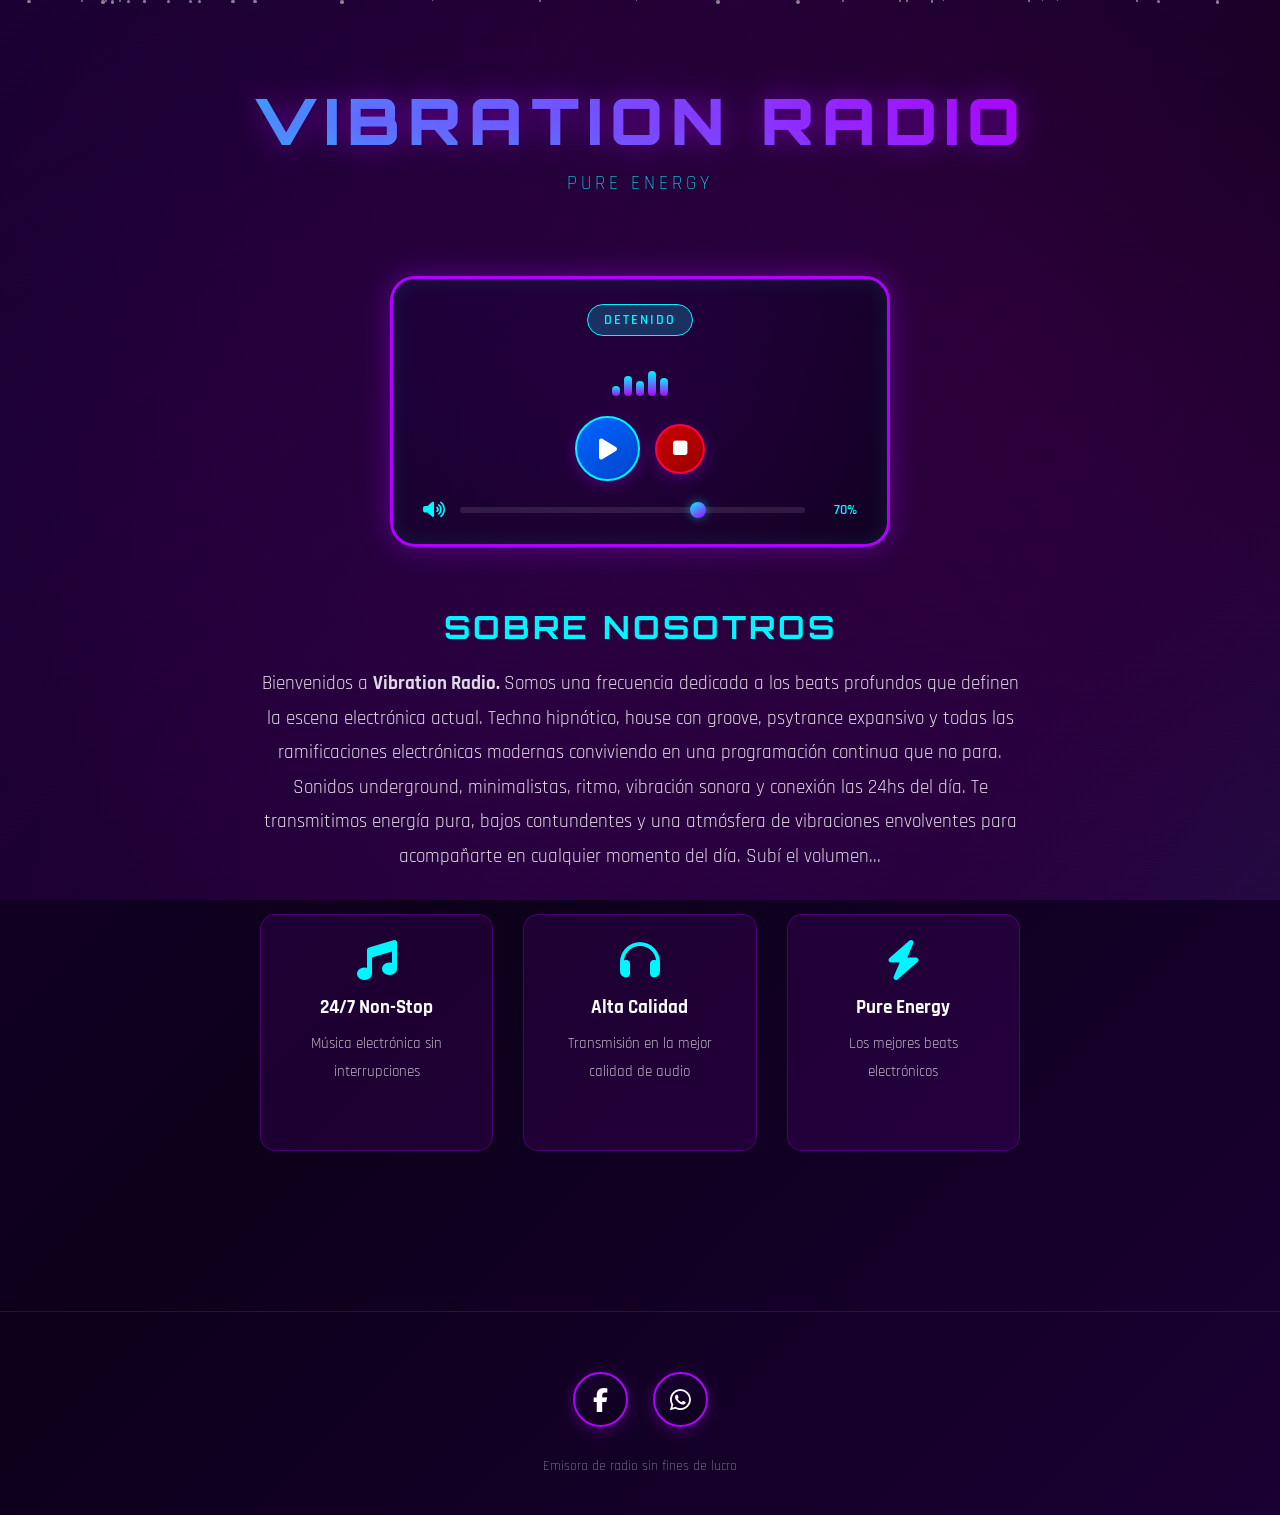
<file: index.html>
<!DOCTYPE html>
<html lang="es">
<head>
    <meta charset="UTF-8">
    <meta name="viewport" content="width=device-width, initial-scale=1.0">
    <title>Vibration Radio - Pure Energy</title>
    
    <!-- Google Fonts -->
    <link href="https://fonts.googleapis.com/css2?family=Orbitron:wght@400;700;900&family=Rajdhani:wght@300;400;500;600;700&display=swap" rel="stylesheet">
    
    <!-- Font Awesome -->
    <link rel="stylesheet" href="https://cdnjs.cloudflare.com/ajax/libs/font-awesome/6.4.0/css/all.min.css">
    
    <style>
        * {
            margin: 0;
            padding: 0;
            box-sizing: border-box;
        }

        body {
            font-family: 'Rajdhani', sans-serif;
            background: linear-gradient(135deg, #1a0033 0%, #0d001a 50%, #1a0033 100%);
            color: #fff;
            overflow-x: hidden;
            position: relative;
            min-height: 100vh;
        }

        /* Animated Background */
        .background {
            position: fixed;
            top: 0;
            left: 0;
            width: 100%;
            height: 100%;
            z-index: -1;
            overflow: hidden;
        }

        .background::before {
            content: '';
            position: absolute;
            width: 200%;
            height: 200%;
            background: 
                radial-gradient(circle at 20% 50%, rgba(176, 0, 255, 0.15) 0%, transparent 50%),
                radial-gradient(circle at 80% 80%, rgba(0, 245, 255, 0.15) 0%, transparent 50%),
                radial-gradient(circle at 40% 20%, rgba(255, 0, 255, 0.1) 0%, transparent 50%);
            animation: bgShift 15s ease-in-out infinite;
        }

        @keyframes bgShift {
            0%, 100% { transform: translate(0, 0); }
            50% { transform: translate(-30px, -30px); }
        }

        /* Particles */
        .particle {
            position: absolute;
            background: rgba(255, 255, 255, 0.5);
            border-radius: 50%;
            pointer-events: none;
            animation: float linear infinite;
        }

        @keyframes float {
            0% {
                transform: translateY(100vh) scale(0);
                opacity: 0;
            }
            10% {
                opacity: 1;
            }
            90% {
                opacity: 1;
            }
            100% {
                transform: translateY(-100vh) scale(1);
                opacity: 0;
            }
        }

        /* Scan Lines */
        .scanlines {
            position: fixed;
            top: 0;
            left: 0;
            width: 100%;
            height: 100%;
            background: repeating-linear-gradient(
                0deg,
                rgba(0, 0, 0, 0.15),
                rgba(0, 0, 0, 0.15) 1px,
                transparent 1px,
                transparent 2px
            );
            pointer-events: none;
            z-index: 1;
            opacity: 0.3;
        }

        /* Container */
        .container {
            max-width: 1200px;
            margin: 0 auto;
            padding: 20px;
            position: relative;
            z-index: 2;
        }

        /* Header/Logo */
        .header {
            text-align: center;
            padding: 60px 20px 40px;
        }

        .logo {
            font-family: 'Orbitron', sans-serif;
            font-size: 4rem;
            font-weight: 900;
            background: linear-gradient(45deg, #00f5ff, #b000ff, #ff00ff, #00f5ff);
            background-size: 300% 300%;
            -webkit-background-clip: text;
            -webkit-text-fill-color: transparent;
            background-clip: text;
            animation: gradientShift 3s ease infinite;
            text-transform: uppercase;
            letter-spacing: 8px;
            margin-bottom: 10px;
            text-shadow: 0 0 30px rgba(176, 0, 255, 0.5);
        }

        @keyframes gradientShift {
            0%, 100% { background-position: 0% 50%; }
            50% { background-position: 100% 50%; }
        }

        .slogan {
            font-size: 1.2rem;
            font-weight: 300;
            color: #00f5ff;
            letter-spacing: 4px;
            text-transform: uppercase;
            animation: pulse 2s ease-in-out infinite;
        }

        @keyframes pulse {
            0%, 100% { opacity: 0.7; }
            50% { opacity: 1; }
        }

        /* COMPACT RADIO PLAYER */
        .radio-player {
            background: linear-gradient(145deg, #1a0033, #0d001a);
            border: 3px solid #b000ff;
            border-radius: 25px;
            padding: 25px 30px;
            max-width: 500px;
            margin: 40px auto;
            box-shadow: 
                0 0 30px rgba(176, 0, 255, 0.4),
                inset 0 0 20px rgba(0, 245, 255, 0.1);
            position: relative;
            overflow: hidden;
        }

        .radio-player::before {
            content: '';
            position: absolute;
            top: -50%;
            left: -50%;
            width: 200%;
            height: 200%;
            background: radial-gradient(circle, rgba(176, 0, 255, 0.1) 0%, transparent 70%);
            animation: radioGlow 4s ease-in-out infinite;
        }

        @keyframes radioGlow {
            0%, 100% { transform: rotate(0deg); }
            50% { transform: rotate(180deg); }
        }

        /* Radio Header */
        .radio-header {
            text-align: center;
            margin-bottom: 20px;
            position: relative;
            z-index: 1;
        }

        .radio-status {
            display: inline-block;
            font-size: 0.85rem;
            padding: 6px 16px;
            background: rgba(0, 245, 255, 0.2);
            border: 1px solid #00f5ff;
            border-radius: 20px;
            color: #00f5ff;
            font-weight: 600;
            text-transform: uppercase;
            letter-spacing: 2px;
        }

        .radio-status.live {
            background: rgba(0, 255, 100, 0.2);
            border-color: #00ff64;
            color: #00ff64;
            animation: livePulse 1.5s ease-in-out infinite;
        }

        @keyframes livePulse {
            0%, 100% { box-shadow: 0 0 10px rgba(0, 255, 100, 0.3); }
            50% { box-shadow: 0 0 20px rgba(0, 255, 100, 0.6); }
        }

        /* Equalizer */
        .equalizer {
            display: flex;
            justify-content: center;
            align-items: flex-end;
            gap: 4px;
            height: 40px;
            margin: 15px 0;
            position: relative;
            z-index: 1;
        }

        .eq-bar {
            width: 8px;
            background: linear-gradient(to top, #b000ff, #00f5ff);
            border-radius: 4px;
            transition: height 0.1s ease;
        }

        /* Radio Controls */
        .radio-controls {
            display: flex;
            justify-content: center;
            align-items: center;
            gap: 15px;
            margin: 20px 0;
            position: relative;
            z-index: 1;
        }

        .control-btn {
            background: linear-gradient(145deg, #1a0033, #0d001a);
            border: 2px solid #b000ff;
            color: #fff;
            width: 50px;
            height: 50px;
            border-radius: 50%;
            cursor: pointer;
            display: flex;
            align-items: center;
            justify-content: center;
            font-size: 1.2rem;
            transition: all 0.3s ease;
            box-shadow: 0 4px 15px rgba(176, 0, 255, 0.3);
        }

        .control-btn:hover {
            transform: translateY(-3px);
            box-shadow: 0 6px 25px rgba(176, 0, 255, 0.5);
            border-color: #00f5ff;
        }

        .control-btn.play-btn {
            width: 65px;
            height: 65px;
            font-size: 1.5rem;
            background: linear-gradient(145deg, #0066ff, #0044cc);
            border-color: #00f5ff;
        }

        .control-btn.play-btn.playing {
            background: linear-gradient(145deg, #00ff64, #00cc50);
            border-color: #00ff64;
            animation: playPulse 2s ease-in-out infinite;
        }

        @keyframes playPulse {
            0%, 100% { box-shadow: 0 0 20px rgba(0, 255, 100, 0.4); }
            50% { box-shadow: 0 0 35px rgba(0, 255, 100, 0.7); }
        }

        .control-btn.stop-btn {
            background: linear-gradient(145deg, #cc0000, #990000);
            border-color: #ff0044;
        }

        .control-btn.stop-btn:hover {
            border-color: #ff0044;
            box-shadow: 0 6px 25px rgba(255, 0, 68, 0.5);
        }

        /* Volume Control */
        .volume-control {
            display: flex;
            align-items: center;
            gap: 12px;
            margin-top: 15px;
            position: relative;
            z-index: 1;
        }

        .volume-icon {
            color: #00f5ff;
            font-size: 1.1rem;
            min-width: 25px;
        }

        .volume-slider {
            flex: 1;
            height: 6px;
            border-radius: 10px;
            background: rgba(255, 255, 255, 0.1);
            outline: none;
            -webkit-appearance: none;
        }

        .volume-slider::-webkit-slider-thumb {
            -webkit-appearance: none;
            width: 16px;
            height: 16px;
            border-radius: 50%;
            background: linear-gradient(145deg, #00f5ff, #b000ff);
            cursor: pointer;
            box-shadow: 0 0 10px rgba(0, 245, 255, 0.5);
        }

        .volume-slider::-moz-range-thumb {
            width: 16px;
            height: 16px;
            border-radius: 50%;
            background: linear-gradient(145deg, #00f5ff, #b000ff);
            cursor: pointer;
            border: none;
            box-shadow: 0 0 10px rgba(0, 245, 255, 0.5);
        }

        .volume-value {
            color: #00f5ff;
            font-size: 0.9rem;
            font-weight: 600;
            min-width: 40px;
            text-align: right;
        }

        /* Content Section */
        .content {
            max-width: 800px;
            margin: 60px auto;
            padding: 0 20px;
        }

        .content h2 {
            font-family: 'Orbitron', sans-serif;
            font-size: 2rem;
            text-align: center;
            margin-bottom: 20px;
            color: #00f5ff;
            text-transform: uppercase;
            letter-spacing: 3px;
        }

        .content p {
            font-size: 1.2rem;
            line-height: 1.8;
            text-align: center;
            color: rgba(255, 255, 255, 0.85);
            margin-bottom: 40px;
        }

        /* Features */
        .features {
            display: grid;
            grid-template-columns: repeat(auto-fit, minmax(200px, 1fr));
            gap: 30px;
            margin-top: 40px;
        }

        .feature {
            text-align: center;
            padding: 25px;
            background: rgba(176, 0, 255, 0.1);
            border: 1px solid rgba(176, 0, 255, 0.3);
            border-radius: 15px;
            transition: all 0.3s ease;
        }

        .feature:hover {
            transform: translateY(-5px);
            background: rgba(176, 0, 255, 0.2);
            border-color: #00f5ff;
            box-shadow: 0 10px 30px rgba(0, 245, 255, 0.3);
        }

        .feature i {
            font-size: 2.5rem;
            color: #00f5ff;
            margin-bottom: 15px;
        }

        .feature h3 {
            font-size: 1.2rem;
            margin-bottom: 10px;
            color: #fff;
        }

        .feature p {
            font-size: 0.95rem;
            color: rgba(255, 255, 255, 0.7);
        }

        /* Scroll to Top Button */
        .scroll-to-top {
            position: fixed;
            bottom: 30px;
            right: 30px;
            width: 50px;
            height: 50px;
            background: linear-gradient(145deg, #b000ff, #8000cc);
            border: 2px solid #00f5ff;
            border-radius: 50%;
            color: #fff;
            font-size: 1.5rem;
            display: flex;
            align-items: center;
            justify-content: center;
            cursor: pointer;
            opacity: 0;
            visibility: hidden;
            transition: all 0.3s ease;
            z-index: 1000;
            box-shadow: 0 4px 15px rgba(176, 0, 255, 0.4);
        }

        .scroll-to-top.visible {
            opacity: 1;
            visibility: visible;
        }

        .scroll-to-top:hover {
            transform: translateY(-5px);
            box-shadow: 0 8px 25px rgba(176, 0, 255, 0.6);
            background: linear-gradient(145deg, #00f5ff, #0099cc);
        }

        /* Footer */
        .footer {
            text-align: center;
            padding: 60px 20px 40px;
            margin-top: 80px;
            border-top: 1px solid rgba(176, 0, 255, 0.3);
        }

        /* Social Media Icons */
        .social-media {
            display: flex;
            justify-content: center;
            gap: 25px;
            margin-bottom: 30px;
        }

        .social-icon {
            display: flex;
            align-items: center;
            justify-content: center;
            width: 55px;
            height: 55px;
            background: linear-gradient(145deg, #1a0033, #0d001a);
            border: 2px solid #b000ff;
            border-radius: 50%;
            color: #fff;
            font-size: 1.5rem;
            text-decoration: none;
            transition: all 0.3s ease;
            box-shadow: 0 4px 15px rgba(176, 0, 255, 0.3);
        }

        .social-icon:hover {
            transform: translateY(-5px) scale(1.1);
            border-color: #00f5ff;
            box-shadow: 0 8px 25px rgba(0, 245, 255, 0.5);
        }

        .social-icon.facebook:hover {
            background: linear-gradient(145deg, #1877f2, #0d5dbf);
            border-color: #1877f2;
        }

        .social-icon.whatsapp:hover {
            background: linear-gradient(145deg, #25d366, #1da851);
            border-color: #25d366;
        }

        .footer-text {
            font-size: 0.9rem;
            color: rgba(255, 255, 255, 0.6);
            font-weight: 300;
        }

        /* Responsive */
        @media (max-width: 768px) {
            .logo {
                font-size: 2.5rem;
                letter-spacing: 4px;
            }

            .slogan {
                font-size: 1rem;
                letter-spacing: 2px;
            }

            .radio-player {
                padding: 20px;
                max-width: 90%;
            }

            .control-btn {
                width: 45px;
                height: 45px;
                font-size: 1rem;
            }

            .control-btn.play-btn {
                width: 55px;
                height: 55px;
                font-size: 1.3rem;
            }

            .content h2 {
                font-size: 1.5rem;
            }

            .content p {
                font-size: 1rem;
            }

            .features {
                grid-template-columns: 1fr;
            }

            .scroll-to-top {
                width: 45px;
                height: 45px;
                bottom: 20px;
                right: 20px;
            }

            .social-icon {
                width: 50px;
                height: 50px;
                font-size: 1.3rem;
            }
        }
    </style>
</head>
<body>
    <!-- Animated Background -->
    <div class="background">
        <div class="scanlines"></div>
    </div>

    <!-- Container -->
    <div class="container">
        <!-- Header/Logo -->
        <header class="header">
            <h1 class="logo">Vibration Radio</h1>
            <p class="slogan">pure energy</p>
        </header>

        <!-- Compact Radio Player -->
        <div class="radio-player">
            <div class="radio-header">
                <div class="radio-status" id="radioStatus">Detenido</div>
            </div>

            <!-- Equalizer -->
            <div class="equalizer" id="equalizer">
                <div class="eq-bar" style="height: 10px;"></div>
                <div class="eq-bar" style="height: 20px;"></div>
                <div class="eq-bar" style="height: 15px;"></div>
                <div class="eq-bar" style="height: 25px;"></div>
                <div class="eq-bar" style="height: 18px;"></div>
            </div>

            <!-- Radio Controls -->
            <div class="radio-controls">
                <button class="control-btn play-btn" id="playBtn" title="Play/Pause">
                    <i class="fas fa-play"></i>
                </button>
                <button class="control-btn stop-btn" id="stopBtn" title="Stop">
                    <i class="fas fa-stop"></i>
                </button>
            </div>

            <!-- Volume Control -->
            <div class="volume-control">
                <i class="fas fa-volume-up volume-icon"></i>
                <input type="range" class="volume-slider" id="volumeSlider" min="0" max="100" value="70">
                <span class="volume-value" id="volumeValue">70%</span>
            </div>
        </div>

        <!-- Content -->
        <section class="content">
            <h2>Sobre Nosotros</h2>
            <p>
               Bienvenidos a <strong>Vibration Radio. </strong>Somos una frecuencia dedicada a los beats profundos que definen la escena electrónica actual.
                Techno hipnótico, house con groove, psytrance expansivo y todas las ramificaciones electrónicas modernas conviviendo en una programación continua
                que no para. Sonidos underground, minimalistas, ritmo, vibración sonora y conexión las 24hs del día. Te transmitimos energía pura, bajos contundentes
                y una atmósfera de vibraciones envolventes para acompañarte en cualquier momento del día.
Subí el volumen...
            </p>

            <!-- Features -->
            <div class="features">
                <div class="feature">
                    <i class="fas fa-music"></i>
                    <h3>24/7 Non-Stop</h3>
                    <p>Música electrónica sin interrupciones</p>
                </div>
                <div class="feature">
                    <i class="fas fa-headphones"></i>
                    <h3>Alta Calidad</h3>
                    <p>Transmisión en la mejor calidad de audio</p>
                </div>
                <div class="feature">
                    <i class="fas fa-bolt"></i>
                    <h3>Pure Energy</h3>
                    <p>Los mejores beats electrónicos</p>
                </div>
            </div>
        </section>
    </div>

    <!-- Scroll to Top Button -->
    <button class="scroll-to-top" id="scrollToTop">
        <i class="fas fa-arrow-up"></i>
    </button>

    <!-- Footer -->
    <footer class="footer">
        <!-- Social Media Icons -->
        <div class="social-media">
            <!-- FACEBOOK: Replace '#' with your Facebook page URL -->
            <a href="https://facebook.com/vibrationradiostation" class="social-icon facebook" title="Facebook" target="_blank">
                <i class="fab fa-facebook-f"></i>
            </a>
            
            <!-- WHATSAPP: Replace '#' with your WhatsApp link -->
            <!-- Format: https://wa.me/1234567890 (replace with your number including country code) -->
            <a href="https://wa.me/+59894551974" class="social-icon whatsapp" title="WhatsApp" target="_blank">
                <i class="fab fa-whatsapp"></i>
            </a>
        </div>

        <p class="footer-text">Emisora de radio sin fines de lucro</p>
    </footer>

    <!-- Audio Element -->
    <audio id="audioPlayer" preload="none"></audio>

    <script>
        // ===== STREAM URL =====
        const streamURL = 'https://stream.zeno.fm/p04dazwx5zotv';

        // ===== DOM ELEMENTS =====
        const audioPlayer = document.getElementById('audioPlayer');
        const playBtn = document.getElementById('playBtn');
        const stopBtn = document.getElementById('stopBtn');
        const volumeSlider = document.getElementById('volumeSlider');
        const volumeValue = document.getElementById('volumeValue');
        const radioStatus = document.getElementById('radioStatus');
        const equalizer = document.getElementById('equalizer');
        const scrollToTopBtn = document.getElementById('scrollToTop');

        // ===== STATE =====
        let isPlaying = false;
        let isStopped = true;

        // ===== INITIAL SETUP =====
        audioPlayer.volume = 0.7;

        // ===== RELOAD STREAM FUNCTION =====
        function reloadStream() {
            audioPlayer.pause();
            audioPlayer.currentTime = 0;
            audioPlayer.src = '';
            audioPlayer.load();
            audioPlayer.src = streamURL;
            audioPlayer.load();
        }

        // ===== UPDATE STATUS =====
        function updateStatus(status) {
            radioStatus.classList.remove('live');
            switch(status) {
                case 'loading':
                    radioStatus.textContent = 'Conectando...';
                    break;
                case 'playing':
                    radioStatus.textContent = 'En Vivo';
                    radioStatus.classList.add('live');
                    break;
                case 'paused':
                    radioStatus.textContent = 'Pausado';
                    break;
                case 'stopped':
                    radioStatus.textContent = 'Detenido';
                    break;
                case 'error':
                    radioStatus.textContent = 'Error';
                    break;
            }
        }

        // ===== EQUALIZER ANIMATION =====
        function animateEqualizer() {
            if (!isPlaying) {
                const bars = equalizer.querySelectorAll('.eq-bar');
                bars.forEach(bar => bar.style.height = '10px');
                return;
            }

            const bars = equalizer.querySelectorAll('.eq-bar');
            bars.forEach(bar => {
                const height = Math.random() * 30 + 10;
                bar.style.height = height + 'px';
            });

            setTimeout(animateEqualizer, 150);
        }

        // ===== PLAY/PAUSE BUTTON =====
        playBtn.addEventListener('click', async () => {
            try {
                if (isPlaying) {
                    // PAUSE
                    audioPlayer.pause();
                    isPlaying = false;
                    playBtn.innerHTML = '<i class="fas fa-play"></i>';
                    playBtn.classList.remove('playing');
                    updateStatus('paused');
                } else {
                    // PLAY
                    if (isStopped) {
                        updateStatus('loading');
                        reloadStream();
                        await new Promise(resolve => setTimeout(resolve, 100));
                    }

                    await audioPlayer.play();
                    isPlaying = true;
                    isStopped = false;
                    playBtn.innerHTML = '<i class="fas fa-pause"></i>';
                    playBtn.classList.add('playing');
                    updateStatus('playing');
                    animateEqualizer();
                }
            } catch (error) {
                console.error('Error al reproducir:', error);
                updateStatus('error');
                isPlaying = false;
                playBtn.innerHTML = '<i class="fas fa-play"></i>';
                playBtn.classList.remove('playing');

                setTimeout(() => {
                    updateStatus('stopped');
                }, 3000);
            }
        });

        // ===== STOP BUTTON =====
        stopBtn.addEventListener('click', () => {
            if (!isStopped) {
                audioPlayer.pause();
                audioPlayer.currentTime = 0;
                isPlaying = false;
                isStopped = true;
                playBtn.innerHTML = '<i class="fas fa-play"></i>';
                playBtn.classList.remove('playing');
                updateStatus('stopped');
                audioPlayer.src = '';
                audioPlayer.load();
            }
        });

        // ===== VOLUME CONTROL =====
        volumeSlider.addEventListener('input', (e) => {
            const volume = e.target.value / 100;
            audioPlayer.volume = volume;
            volumeValue.textContent = e.target.value + '%';

            const volumeIcon = document.querySelector('.volume-icon');
            if (volume === 0) {
                volumeIcon.className = 'fas fa-volume-mute volume-icon';
            } else if (volume < 0.5) {
                volumeIcon.className = 'fas fa-volume-down volume-icon';
            } else {
                volumeIcon.className = 'fas fa-volume-up volume-icon';
            }
        });

        // ===== AUDIO PLAYER EVENTS =====
        audioPlayer.addEventListener('error', (e) => {
            console.error('Error de audio:', e);
            updateStatus('error');
            isPlaying = false;
            playBtn.innerHTML = '<i class="fas fa-play"></i>';
            playBtn.classList.remove('playing');

            setTimeout(() => {
                if (!isPlaying) {
                    updateStatus('stopped');
                }
            }, 3000);
        });

        audioPlayer.addEventListener('waiting', () => {
            if (isPlaying) {
                updateStatus('loading');
            }
        });

        audioPlayer.addEventListener('playing', () => {
            if (isPlaying) {
                updateStatus('playing');
            }
        });

        // ===== SCROLL TO TOP BUTTON =====
        window.addEventListener('scroll', () => {
            if (window.pageYOffset > 300) {
                scrollToTopBtn.classList.add('visible');
            } else {
                scrollToTopBtn.classList.remove('visible');
            }
        });

        scrollToTopBtn.addEventListener('click', () => {
            window.scrollTo({
                top: 0,
                behavior: 'smooth'
            });
        });

        // ===== CREATE PARTICLES =====
        function createParticles() {
            const background = document.querySelector('.background');
            const particleCount = 30;

            for (let i = 0; i < particleCount; i++) {
                const particle = document.createElement('div');
                particle.className = 'particle';
                
                const size = Math.random() * 3 + 1;
                const startX = Math.random() * 100;
                const duration = Math.random() * 10 + 15;
                const delay = Math.random() * 5;

                particle.style.width = size + 'px';
                particle.style.height = size + 'px';
                particle.style.left = startX + '%';
                particle.style.animationDuration = duration + 's';
                particle.style.animationDelay = delay + 's';

                background.appendChild(particle);
            }
        }

        // Initialize particles
        createParticles();
    </script>
</body>
</html>
</file>
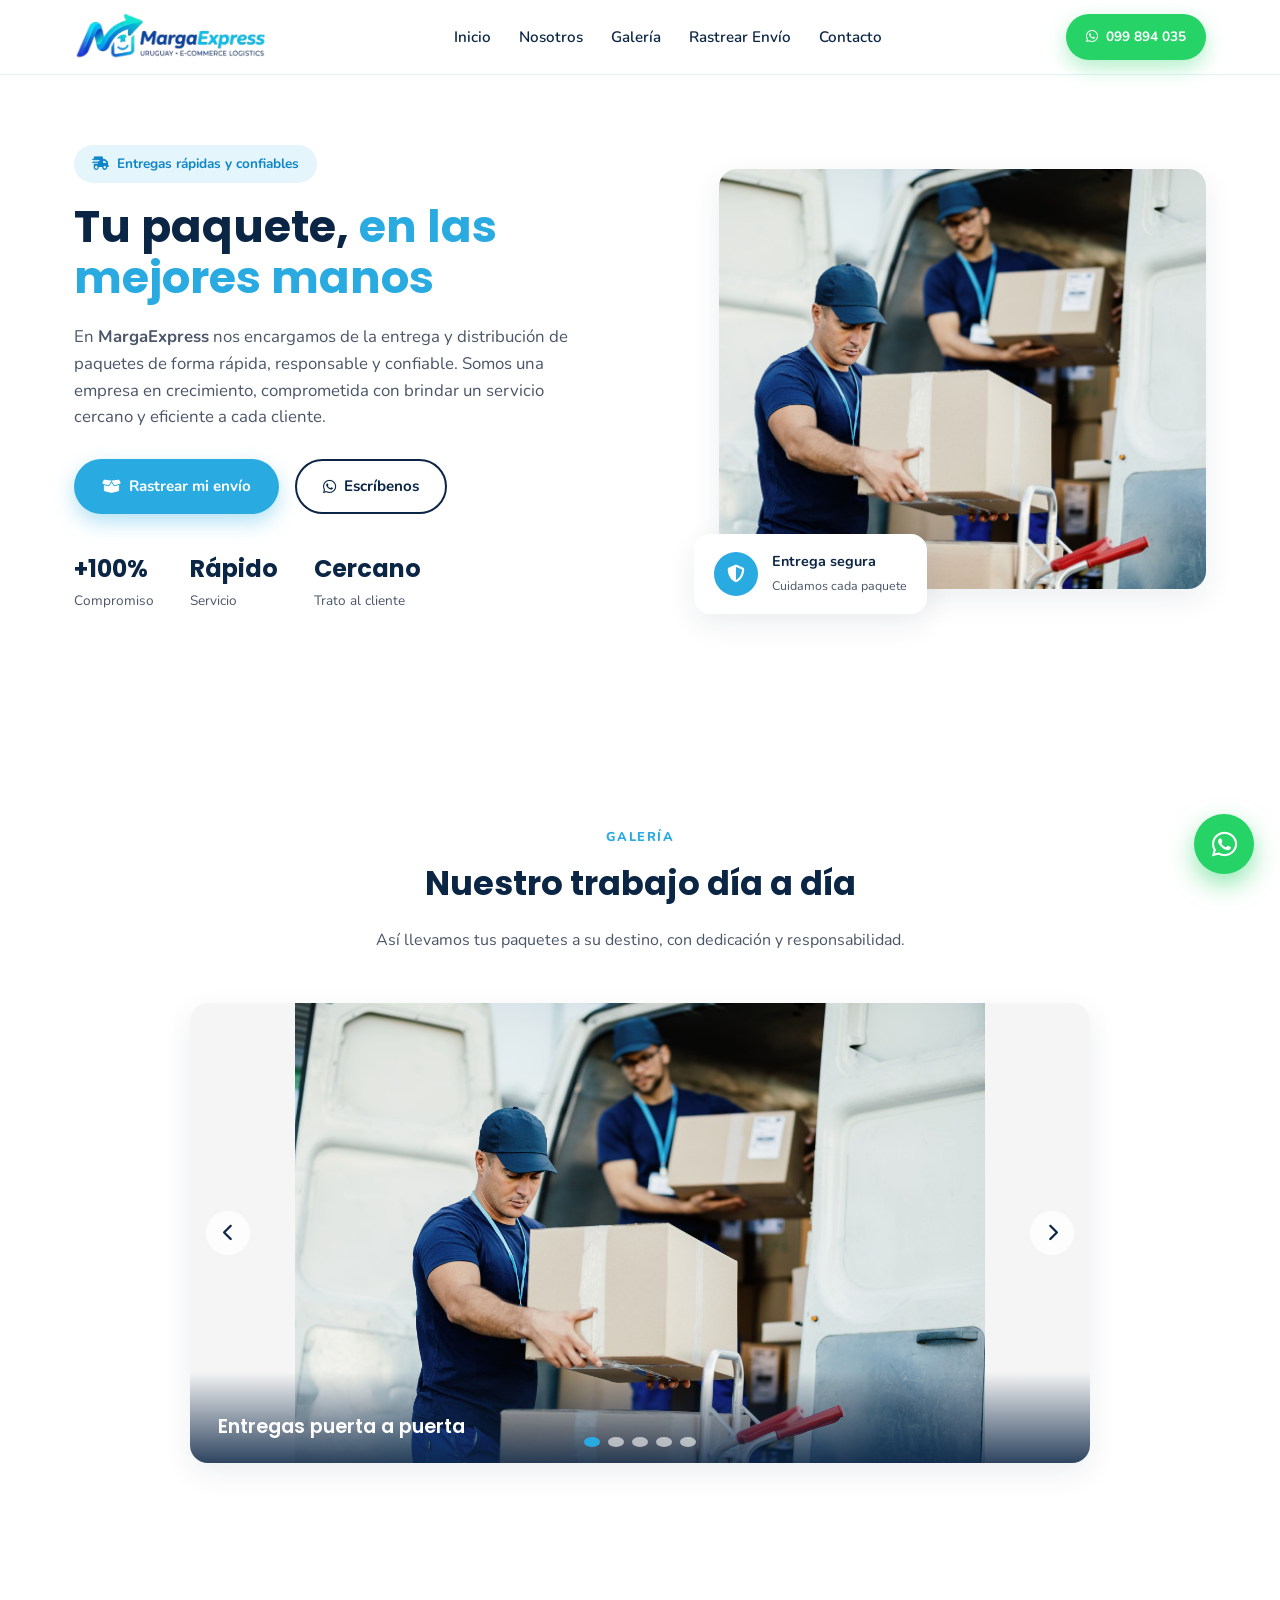
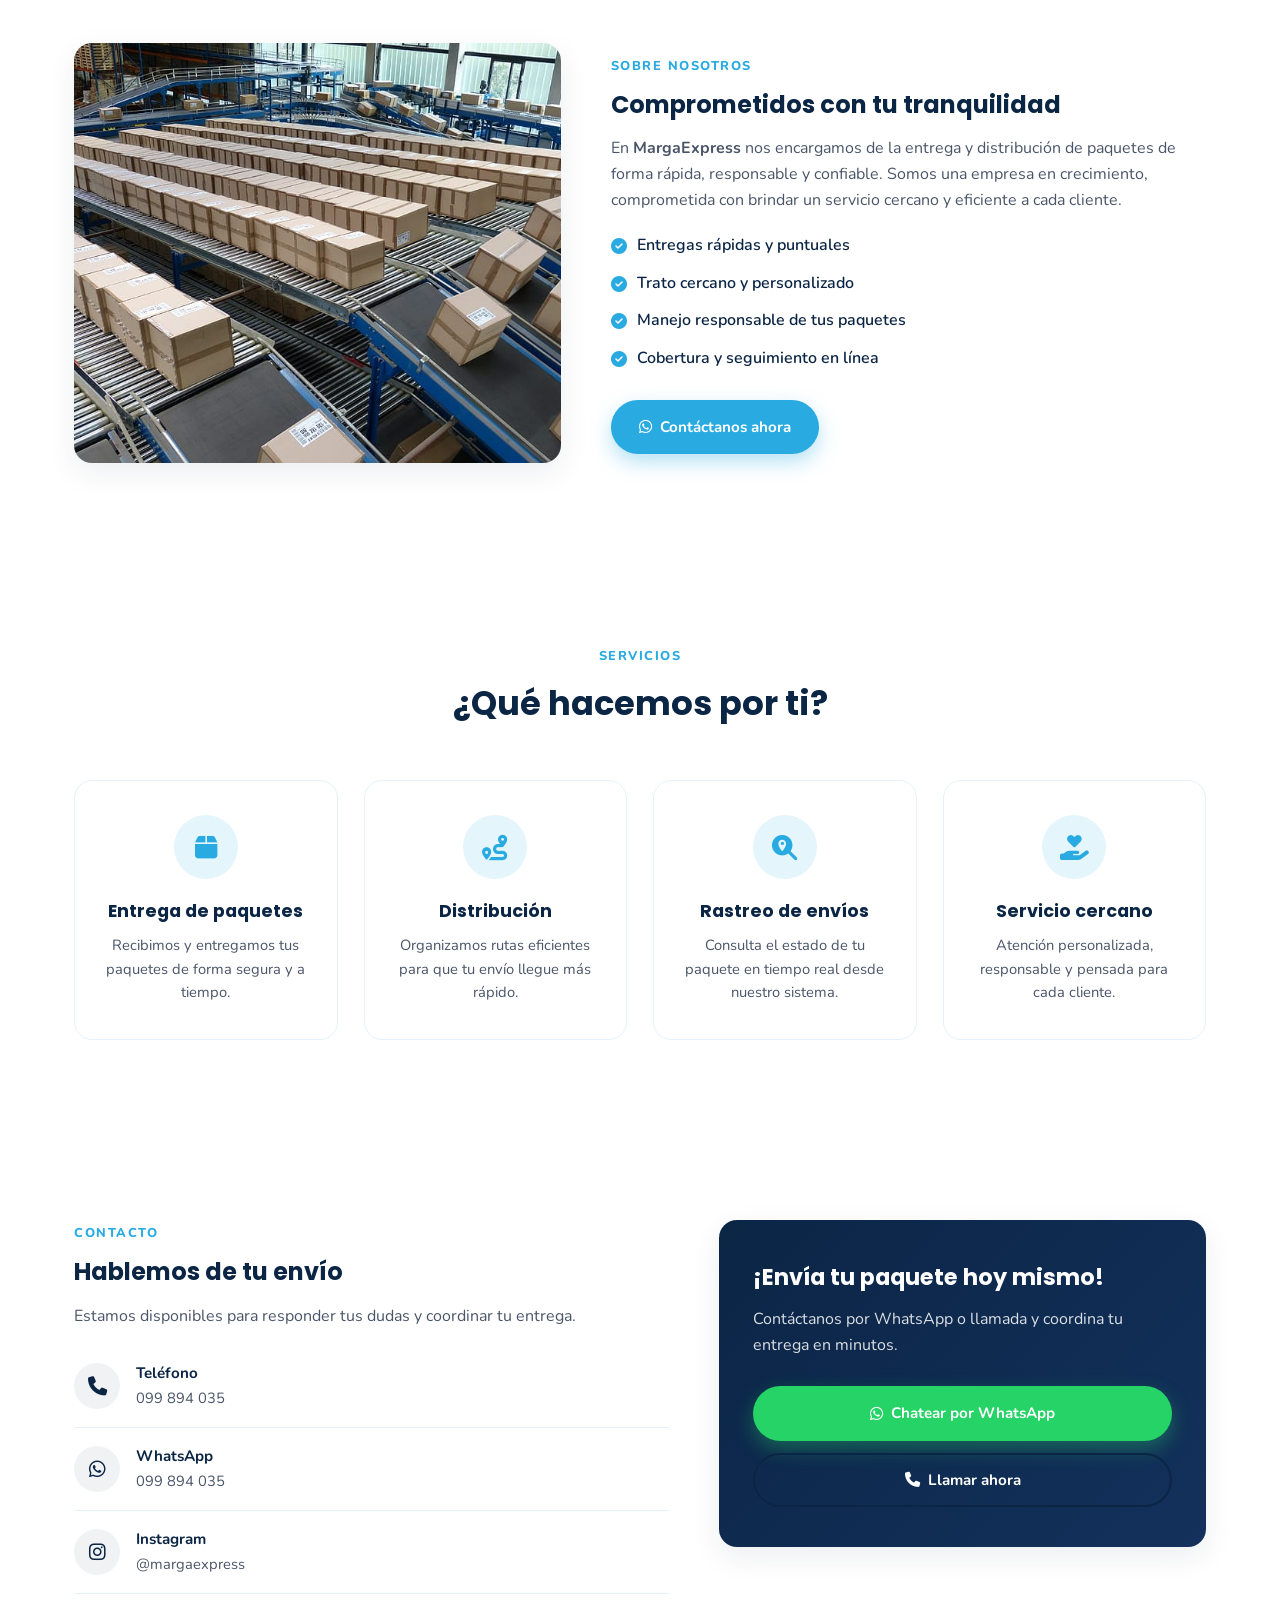
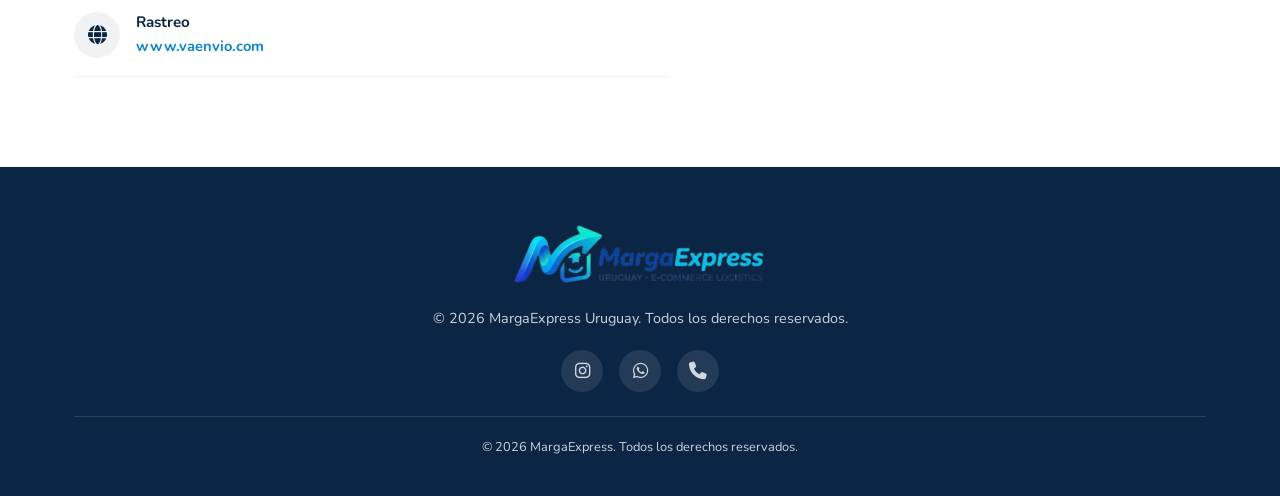
<file: prueba/index.html>
<!DOCTYPE html>
<html lang="es">
<head>
<meta charset="UTF-8">
<meta name="viewport" content="width=device-width, initial-scale=1.0">
<title>MargaExpress | Entrega y Distribución de Paquetes</title>
<meta name="description" content="MargaExpress: entrega y distribución de paquetes rápida, responsable y confiable.">

<!-- Fuentes -->
<link rel="preconnect" href="https://fonts.googleapis.com">
<link href="https://fonts.googleapis.com/css2?family=Poppins:wght@400;500;600;700;800&family=Nunito:wght@400;600;700&display=swap" rel="stylesheet">

<!-- Iconos -->
<link rel="stylesheet" href="https://cdn.jsdelivr.net/npm/@fortawesome/fontawesome-free@6.4.0/css/all.min.css">

<!-- Favicon -->
<link rel="icon" type="image/png" href="images/logo.png">

<link rel="stylesheet" href="css/style.css">
</head>
<body>

<!-- ===== HEADER ===== -->
<header class="site-header" id="inicio">
  <div class="container header-inner">
    <a href="#inicio" class="brand">
      <img src="images/logo.png" alt="Logo MargaExpress" class="brand-logo">
    </a>

    <nav class="main-nav" id="main-nav">
      <a href="#inicio">Inicio</a>
      <a href="#nosotros">Nosotros</a>
      <a href="#galeria">Galería</a>
      <a href="#rastreo">Rastrear Envío</a>
      <a href="#contacto">Contacto</a>
    </nav>

    <a href="https://wa.me/59899894035" target="_blank" rel="noopener" class="btn btn-whatsapp header-cta">
      <i class="fa-brands fa-whatsapp"></i> 099 894 035
    </a>

    <button class="nav-toggle" id="navToggle" aria-label="Abrir menú">
      <i class="fa-solid fa-bars"></i>
    </button>
  </div>
</header>

<!-- ===== HERO ===== -->
<section class="hero">
  <div class="container hero-inner">
    <div class="hero-text">
      <span class="pill"><i class="fa-solid fa-truck-fast"></i> Entregas rápidas y confiables</span>
      <h1>Tu paquete, <span class="text-accent">en las mejores manos</span></h1>
      <p>En <strong>MargaExpress</strong> nos encargamos de la entrega y distribución de paquetes de forma rápida, responsable y confiable. Somos una empresa en crecimiento, comprometida con brindar un servicio cercano y eficiente a cada cliente.</p>
      <div class="hero-actions">
        <a href="#rastreo" class="btn btn-primary"><i class="fa-solid fa-box-open"></i> Rastrear mi envío</a>
        <a href="https://wa.me/59899894035" target="_blank" rel="noopener" class="btn btn-outline"><i class="fa-brands fa-whatsapp"></i> Escríbenos</a>
      </div>
      <div class="hero-stats">
        <div class="stat">
          <strong>+100%</strong>
          <span>Compromiso</span>
        </div>
        <div class="stat">
          <strong>Rápido</strong>
          <span>Servicio</span>
        </div>
        <div class="stat">
          <strong>Cercano</strong>
          <span>Trato al cliente</span>
        </div>
      </div>
    </div>
    <div class="hero-media">
      <img src="images/carousel-1.jpg" alt="Repartidor entregando paquetes" class="hero-img">
      <div class="hero-badge">
        <i class="fa-solid fa-shield-halved"></i>
        <div>
          <strong>Entrega segura</strong>
          <span>Cuidamos cada paquete</span>
        </div>
      </div>
    </div>
  </div>
  <div class="hero-wave">
    <svg xmlns="http://www.w3.org/2000/svg" viewBox="0 0 1440 100" preserveAspectRatio="none">
      <path d="M0,40 C360,100 1080,0 1440,60 L1440,100 L0,100 Z"></path>
    </svg>
  </div>
</section>

<!-- ===== CARRUSEL ===== -->
<section class="section carousel-section" id="galeria">
  <div class="container">
    <div class="section-title">
      <span class="section-tag">Galería</span>
      <h2>Nuestro trabajo día a día</h2>
      <p>Así llevamos tus paquetes a su destino, con dedicación y responsabilidad.</p>
    </div>

    <div class="carousel" id="carousel">
      <div class="carousel-track" id="carouselTrack">
        <div class="carousel-slide">
          <img src="images/carousel-1.jpg" alt="Entrega de paquetes">
          <div class="slide-caption">Entregas puerta a puerta</div>
        </div>
        <div class="carousel-slide">
          <img src="images/carousel-2.jpg" alt="Repartidor en moto">
          <div class="slide-caption">Reparto ágil en la ciudad</div>
        </div>
        <div class="carousel-slide">
          <img src="images/carousel-3.jpg" alt="Cajas de paquetes listas para envío">
          <div class="slide-caption">Paquetes listos para viajar</div>
        </div>
        <div class="carousel-slide">
          <img src="images/carousel-4.jpg" alt="Camión de reparto lleno de paquetes">
          <div class="slide-caption">Distribución organizada</div>
        </div>
        <div class="carousel-slide">
          <img src="images/carousel-5.jpg" alt="Repartidor con caja">
          <div class="slide-caption">Servicio cercano y confiable</div>
        </div>
      </div>

      <button class="carousel-btn prev" id="prevBtn" aria-label="Anterior"><i class="fa-solid fa-chevron-left"></i></button>
      <button class="carousel-btn next" id="nextBtn" aria-label="Siguiente"><i class="fa-solid fa-chevron-right"></i></button>

      <div class="carousel-dots" id="carouselDots"></div>
    </div>
  </div>
</section>

<!-- ===== NOSOTROS ===== -->
<section class="section about-section" id="nosotros">
  <div class="container about-inner">
    <div class="about-media">
      <img src="images/carousel-3.jpg" alt="Paquetes de MargaExpress">
    </div>
    <div class="about-text">
      <span class="section-tag">Sobre nosotros</span>
      <h2>Comprometidos con tu tranquilidad</h2>
      <p>En <strong>MargaExpress</strong> nos encargamos de la entrega y distribución de paquetes de forma rápida, responsable y confiable. Somos una empresa en crecimiento, comprometida con brindar un servicio cercano y eficiente a cada cliente.</p>
      <ul class="about-list">
        <li><i class="fa-solid fa-check-circle"></i> Entregas rápidas y puntuales</li>
        <li><i class="fa-solid fa-check-circle"></i> Trato cercano y personalizado</li>
        <li><i class="fa-solid fa-check-circle"></i> Manejo responsable de tus paquetes</li>
        <li><i class="fa-solid fa-check-circle"></i> Cobertura y seguimiento en línea</li>
      </ul>
      <a href="https://wa.me/59899894035" target="_blank" rel="noopener" class="btn btn-primary">
        <i class="fa-brands fa-whatsapp"></i> Contáctanos ahora
      </a>
    </div>
  </div>
</section>

<!-- ===== SERVICIOS ===== -->
<section class="section services-section">
  <div class="container">
    <div class="section-title">
      <span class="section-tag">Servicios</span>
      <h2>¿Qué hacemos por ti?</h2>
    </div>
    <div class="services-grid">
      <div class="service-card">
        <div class="service-icon"><i class="fa-solid fa-box"></i></div>
        <h3>Entrega de paquetes</h3>
        <p>Recibimos y entregamos tus paquetes de forma segura y a tiempo.</p>
      </div>
      <div class="service-card">
        <div class="service-icon"><i class="fa-solid fa-route"></i></div>
        <h3>Distribución</h3>
        <p>Organizamos rutas eficientes para que tu envío llegue más rápido.</p>
      </div>
      <div class="service-card">
        <div class="service-icon"><i class="fa-solid fa-magnifying-glass-location"></i></div>
        <h3>Rastreo de envíos</h3>
        <p>Consulta el estado de tu paquete en tiempo real desde nuestro sistema.</p>
      </div>
      <div class="service-card">
        <div class="service-icon"><i class="fa-solid fa-hand-holding-heart"></i></div>
        <h3>Servicio cercano</h3>
        <p>Atención personalizada, responsable y pensada para cada cliente.</p>
      </div>
    </div>
  </div>
</section>

<!-- ===== RASTREO (vaenvio.com embebido) ===== -->
<section class="section tracking-section" id="rastreo"style="display: none;">
  <div class="container">
    <div class="section-title">
      <span class="section-tag">Rastreo de envíos</span>
      <h2>Consulta el estado de tu paquete</h2>
      <p>Utiliza nuestra plataforma de rastreo para ver en qué va tu envío al instante.</p>
    </div>

    <div class="tracking-frame-wrapper" id="trackingWrapper">
      <iframe
        src="https://www.vaenvio.com"
        title="Plataforma de rastreo VaEnvio"
        class="tracking-iframe"
        id="trackingIframe"
        loading="lazy"
        referrerpolicy="no-referrer-when-downgrade">
      </iframe>

      <div class="tracking-card" id="trackingCard">
        <div class="tracking-card-icon"><i class="fa-solid fa-box-open"></i></div>
        <h3>Rastrea tu paquete en VaEnvio</h3>
        <p>Por seguridad, la plataforma de rastreo no permite mostrarse dentro de otras páginas. Ábrela directamente para consultar el estado de tu envío.</p>
        <a href="https://www.vaenvio.com" target="_blank" rel="noopener" class="btn btn-primary">
          <i class="fa-solid fa-arrow-up-right-from-square"></i> Ir a www.vaenvio.com
        </a>
      </div>
    </div>
    <p class="tracking-fallback">
      ¿No se cargó la plataforma arriba? <a href="https://www.vaenvio.com" target="_blank" rel="noopener">Ábrela en una pestaña nueva <i class="fa-solid fa-arrow-up-right-from-square"></i></a>
    </p>
  </div>
</section>

<!-- ===== CONTACTO ===== -->
<section class="section contact-section" id="contacto">
  <div class="container contact-inner">
    <div class="contact-info">
      <span class="section-tag">Contacto</span>
      <h2>Hablemos de tu envío</h2>
      <p>Estamos disponibles para responder tus dudas y coordinar tu entrega.</p>

      <a href="tel:+59899894035" class="contact-item">
        <i class="fa-solid fa-phone"></i>
        <div>
          <strong>Teléfono</strong>
          <span>099 894 035</span>
        </div>
      </a>

      <a href="https://wa.me/59899894035" target="_blank" rel="noopener" class="contact-item">
        <i class="fa-brands fa-whatsapp"></i>
        <div>
          <strong>WhatsApp</strong>
          <span>099 894 035</span>
        </div>
      </a>

      <a href="https://www.instagram.com/margaexpress" target="_blank" rel="noopener" class="contact-item">
        <i class="fa-brands fa-instagram"></i>
        <div>
          <strong>Instagram</strong>
          <span>@margaexpress</span>
        </div>
      </a>

      <div class="contact-item">
        <i class="fa-solid fa-globe"></i>
        <div>
          <strong>Rastreo</strong>
          <span><a href="https://www.vaenvio.com" target="_blank" rel="noopener">www.vaenvio.com</a></span>
        </div>
      </div>
    </div>

    <div class="contact-card">
      <h3>¡Envía tu paquete hoy mismo!</h3>
      <p>Contáctanos por WhatsApp o llamada y coordina tu entrega en minutos.</p>
      <a href="https://wa.me/59899894035" target="_blank" rel="noopener" class="btn btn-whatsapp btn-block">
        <i class="fa-brands fa-whatsapp"></i> Chatear por WhatsApp
      </a>
      <a href="tel:+59899894035" class="btn btn-outline btn-block btn-llamar">
        <i class="fa-solid fa-phone"></i> Llamar ahora
      </a>
    </div>
  </div>
</section>

<!-- ===== FOOTER ===== -->
<footer class="site-footer">
  <div class="container footer-inner">
    <div class="footer-brand">
      <img src="images/logo.png" alt="Logo MargaExpress" class="footer-logo">
    </div>
    <p class="footer-tagline">© 2026 MargaExpress Uruguay. Todos los derechos reservados.</p>
    <div class="footer-social">
      <a href="https://www.instagram.com/margaexpress" target="_blank" rel="noopener" aria-label="Instagram"><i class="fa-brands fa-instagram"></i></a>
      <a href="https://wa.me/59899894035" target="_blank" rel="noopener" aria-label="WhatsApp"><i class="fa-brands fa-whatsapp"></i></a>
      <a href="tel:+59899894035" aria-label="Teléfono"><i class="fa-solid fa-phone"></i></a>
    </div>
    <p class="footer-copy">&copy; <span id="year"></span> MargaExpress. Todos los derechos reservados.</p>
  </div>
</footer>

<a href="https://wa.me/59899894035" target="_blank" rel="noopener" class="whatsapp-float" aria-label="Contactar por WhatsApp">
  <i class="fa-brands fa-whatsapp"></i>
</a>

<button class="back-to-top" id="backToTop" aria-label="Subir al inicio de la página">
  <i class="fa-solid fa-arrow-up"></i>
</button>

<script src="js/main.js"></script>
</body>
</html>
</file>
<file: prueba/css/style.css>
/* ============================================
   MargaExpress — Estilos generales
   ============================================ */

:root{
  --celeste: #29ABE2;
  --celeste-oscuro: #0E86C9;
  --azul: #0B2545;
  --azul-claro: #13315C;
  --gris-texto: #4a5568;
  --blanco: #ffffff;
  --fondo-suave: #ffffff;
  --borde: #E3F2FB;
  --sombra: 0 10px 30px rgba(11, 37, 69, 0.08);
  --radio: 18px;
}

*{ box-sizing: border-box; }

html{ scroll-behavior: smooth; }

body{
  margin: 0;
  font-family: 'Nunito', sans-serif;
  color: var(--gris-texto);
  background: var(--blanco);
  line-height: 1.6;
}

h1, h2, h3, h4{
  font-family: 'Poppins', sans-serif;
  color: var(--azul);
  margin: 0 0 .5em 0;
}

p{ margin: 0 0 1em 0; }

a{ text-decoration: none; color: inherit; }

img{ max-width: 100%; display: block; }

.container{
  width: 100%;
  max-width: 1180px;
  margin: 0 auto;
  padding: 0 24px;
}

.text-accent{ color: var(--celeste); }

/* ===== Botones ===== */
.btn{
  display: inline-flex;
  align-items: center;
  gap: 8px;
  padding: 13px 26px;
  border-radius: 50px;
  font-weight: 700;
  font-size: .95rem;
  cursor: pointer;
  border: 2px solid transparent;
  transition: transform .2s ease, box-shadow .2s ease, background .2s ease;
  white-space: nowrap;
}
.btn:hover{ transform: translateY(-3px); }

.btn-primary{
  background: var(--celeste);
  color: var(--blanco);
  box-shadow: 0 8px 20px rgba(41, 171, 226, .35);
}
.btn-primary:hover{ background: var(--celeste-oscuro); }

.btn-outline{
  background: transparent;
  border-color: var(--azul);
  color: var(--azul);
}
.btn-outline:hover{ background: var(--azul); color: var(--blanco); }

.btn-whatsapp{
  background: #25D366;
  color: var(--blanco);
  box-shadow: 0 8px 20px rgba(37, 211, 102, .35);
}
.btn-whatsapp:hover{ background: #1ebc59; }

.btn-block{ width: 100%; justify-content: center; margin-top: 12px; }
.btn-llamar {
  color: var(--blanco);
}

.btn-llamar:hover {
  color: var(--blanco);
}
/* ===== HEADER ===== */
.site-header{
  position: sticky;
  top: 0;
  z-index: 100;
  background: rgba(255,255,255,.95);
  backdrop-filter: blur(8px);
  border-bottom: 1px solid var(--borde);
}

.header-inner{
  display: flex;
  align-items: center;
  justify-content: space-between;
  gap: 20px;
  padding: 12px 24px;
}

.brand{
  display: flex;
  align-items: center;
  gap: 10px;
  font-family: 'Poppins', sans-serif;
  font-weight: 800;
  font-size: 1.4rem;
  color: var(--azul);
}

.brand-logo{
  height: 50px;
  width: auto;
  object-fit: contain;
}

.brand-accent{ color: var(--celeste); }

.main-nav{
  display: flex;
  gap: 28px;
  flex: 1;
  justify-content: center;
}

.main-nav a{
  font-weight: 600;
  color: var(--azul);
  font-size: .95rem;
  position: relative;
  padding: 6px 0;
}
.main-nav a::after{
  content:'';
  position: absolute;
  left:0; bottom:0;
  width:0; height:2px;
  background: var(--celeste);
  transition: width .25s ease;
}
.main-nav a:hover::after{ width: 100%; }

.header-cta{ font-size: .85rem; padding: 10px 18px; }

.nav-toggle{
  display: none;
  background: none;
  border: none;
  font-size: 1.5rem;
  color: var(--azul);
  cursor: pointer;
}

/* ===== HERO ===== */
.hero{
  position: relative;
  background: linear-gradient(135deg, var(--fondo-suave) 0%, #ffffff 60%);
  padding: 70px 0 120px;
  overflow: hidden;
}

.hero-inner{
  display: grid;
  grid-template-columns: 1.1fr .9fr;
  gap: 50px;
  align-items: center;
}

.pill{
  display: inline-flex;
  align-items: center;
  gap: 8px;
  background: rgba(41,171,226,.12);
  color: var(--celeste-oscuro);
  padding: 8px 18px;
  border-radius: 50px;
  font-weight: 700;
  font-size: .85rem;
  margin-bottom: 18px;
}

.hero-text h1{
  font-size: 2.8rem;
  line-height: 1.15;
  margin-bottom: 20px;
}

.hero-text p{
  font-size: 1.05rem;
  max-width: 520px;
}

.hero-actions{
  display: flex;
  gap: 16px;
  flex-wrap: wrap;
  margin: 28px 0 36px;
}

.hero-stats{
  display: flex;
  gap: 36px;
}
.stat strong{
  display: block;
  font-family: 'Poppins', sans-serif;
  font-size: 1.5rem;
  color: var(--azul);
}
.stat span{
  font-size: .85rem;
  color: var(--gris-texto);
}

.hero-media{
  position: relative;
}
.hero-img{
  border-radius: var(--radio);
  box-shadow: var(--sombra);
  width: 100%;
  height: 420px;
  object-fit: cover;
}

.hero-badge{
  position: absolute;
  bottom: -25px;
  left: -25px;
  background: var(--blanco);
  padding: 16px 20px;
  border-radius: 16px;
  box-shadow: var(--sombra);
  display: flex;
  align-items: center;
  gap: 14px;
}
.hero-badge i{
  background: var(--celeste);
  color: var(--blanco);
  width: 44px;
  height: 44px;
  border-radius: 50%;
  display: flex;
  align-items: center;
  justify-content: center;
  font-size: 1.1rem;
}
.hero-badge strong{ display: block; color: var(--azul); font-size: .9rem; }
.hero-badge span{ font-size: .78rem; color: var(--gris-texto); }

.hero-wave{
  position: absolute;
  left: 0; right: 0; bottom: -2px;
  line-height: 0;
}
.hero-wave svg{ width: 100%; height: 80px; display: block; }
.hero-wave path{ fill: #ffffff; }

/* ===== Secciones genéricas ===== */
.section{ padding: 90px 0; }

.section-title{
  text-align: center;
  max-width: 640px;
  margin: 0 auto 50px;
}

.section-tag{
  display: inline-block;
  color: var(--celeste);
  font-weight: 800;
  letter-spacing: 1.5px;
  text-transform: uppercase;
  font-size: .8rem;
  margin-bottom: 10px;
}

.section-title h2{ font-size: 2.1rem; }

/* ===== CARRUSEL ===== */
.carousel-section{ background: var(--blanco); }

.carousel{
  position: relative;
  max-width: 900px;
  margin: 0 auto;
  border-radius: var(--radio);
  overflow: hidden;
  box-shadow: var(--sombra);
}

.carousel-track{
  display: flex;
  transition: transform .6s ease-in-out;
}

.carousel-slide{
  min-width: 100%;
  position: relative;
}

.carousel-slide img{
  width: 100%;
  height: 460px;
  object-fit: contain;
  display: block;
  background: #f5f5f5;
}

.slide-caption{
  position: absolute;
  left: 0; right: 0; bottom: 0;
  background: linear-gradient(to top, rgba(11,37,69,.85), transparent);
  color: var(--blanco);
  padding: 40px 28px 20px;
  font-family: 'Poppins', sans-serif;
  font-weight: 600;
  font-size: 1.2rem;
}

.carousel-btn{
  position: absolute;
  top: 50%;
  transform: translateY(-50%);
  background: rgba(255,255,255,.85);
  color: var(--azul);
  border: none;
  width: 44px;
  height: 44px;
  border-radius: 50%;
  cursor: pointer;
  font-size: 1.1rem;
  display: flex;
  align-items: center;
  justify-content: center;
  transition: background .2s ease;
  z-index: 5;
}
.carousel-btn:hover{ background: var(--celeste); color: var(--blanco); }
.carousel-btn.prev{ left: 16px; }
.carousel-btn.next{ right: 16px; }

.carousel-dots{
  position: absolute;
  bottom: 16px;
  left: 50%;
  transform: translateX(-50%);
  display: flex;
  gap: 8px;
  z-index: 5;
}
.carousel-dots .dot{
  width: 10px;
  height: 10px;
  border-radius: 50%;
  background: rgba(255,255,255,.6);
  cursor: pointer;
  border: 2px solid transparent;
  transition: background .2s ease;
}
.carousel-dots .dot.active{
  background: var(--celeste);
}

/* ===== NOSOTROS ===== */
.about-section{ background: var(--fondo-suave); }

.about-inner{
  display: grid;
  grid-template-columns: .9fr 1.1fr;
  gap: 50px;
  align-items: center;
}

.about-media img{
  border-radius: var(--radio);
  box-shadow: var(--sombra);
  height: 420px;
  width: 100%;
  object-fit: cover;
}

.about-list{
  list-style: none;
  padding: 0;
  margin: 20px 0 28px;
}
.about-list li{
  display: flex;
  align-items: center;
  gap: 10px;
  margin-bottom: 12px;
  font-weight: 600;
  color: var(--azul);
}
.about-list i{ color: var(--celeste); }

/* ===== SERVICIOS ===== */
.services-section{ background: var(--blanco); }

.services-grid{
  display: grid;
  grid-template-columns: repeat(4, 1fr);
  gap: 26px;
}

.service-card{
  background: var(--blanco);
  border: 1px solid var(--borde);
  border-radius: var(--radio);
  padding: 34px 26px;
  text-align: center;
  transition: transform .25s ease, box-shadow .25s ease;
}
.service-card:hover{
  transform: translateY(-8px);
  box-shadow: var(--sombra);
}

.service-icon{
  width: 64px;
  height: 64px;
  margin: 0 auto 18px;
  border-radius: 50%;
  background: rgba(41,171,226,.12);
  color: var(--celeste);
  display: flex;
  align-items: center;
  justify-content: center;
  font-size: 1.6rem;
}

.service-card h3{ font-size: 1.1rem; }
.service-card p{ font-size: .92rem; margin-bottom: 0; }

/* ===== RASTREO ===== */
.tracking-section{ background: var(--fondo-suave); }

.tracking-frame-wrapper{
  position: relative;
  border-radius: var(--radio);
  overflow: hidden;
  box-shadow: var(--sombra);
  background: var(--blanco);
  border: 1px solid var(--borde);
  min-height: 650px;
}

.tracking-iframe{
  width: 100%;
  height: 650px;
  border: none;
  display: block;
}

.tracking-card{
  position: absolute;
  inset: 0;
  display: none;
  flex-direction: column;
  align-items: center;
  justify-content: center;
  text-align: center;
  padding: 40px;
  background: linear-gradient(135deg, var(--fondo-suave), #ffffff);
}
.tracking-card.show{ display: flex; }

.tracking-card-icon{
  width: 74px;
  height: 74px;
  border-radius: 50%;
  background: rgba(41,171,226,.12);
  color: var(--celeste);
  display: flex;
  align-items: center;
  justify-content: center;
  font-size: 2rem;
  margin-bottom: 18px;
}

.tracking-card h3{ font-size: 1.3rem; }
.tracking-card p{ max-width: 460px; }

.tracking-fallback{
  text-align: center;
  margin-top: 18px;
  font-size: .9rem;
}
.tracking-fallback a{
  color: var(--celeste-oscuro);
  font-weight: 700;
}

/* ===== CONTACTO ===== */
.contact-section{ background: var(--blanco); }

.contact-inner{
  display: grid;
  grid-template-columns: 1.1fr .9fr;
  gap: 50px;
  align-items: start;
}

.contact-item{
  display: flex;
  align-items: center;
  gap: 16px;
  padding: 16px 0;
  border-bottom: 1px solid var(--borde);
}
.contact-item i{
  width: 46px;
  height: 46px;
  border-radius: 50%;
  background: rgba(11,37,69,.06);
  color: var(--azul);
  display: flex;
  align-items: center;
  justify-content: center;
  font-size: 1.2rem;
  flex-shrink: 0;
}
.contact-item strong{ display: block; color: var(--azul); font-size: .95rem; }
.contact-item span{ font-size: .92rem; }
.contact-item span a{ color: var(--celeste-oscuro); font-weight: 700; }

.contact-card{
  background: linear-gradient(135deg, var(--azul), var(--azul-claro));
  color: var(--blanco);
  padding: 40px 34px;
  border-radius: var(--radio);
  box-shadow: var(--sombra);
}
.contact-card h3{ color: var(--blanco); font-size: 1.4rem; }
.contact-card p{ color: rgba(255,255,255,.85); }

/* ===== FOOTER ===== */
.site-footer{
  background: var(--azul);
  color: rgba(255,255,255,.8);
  padding: 50px 0 26px;
}

.footer-inner{ text-align: center; }

.footer-brand{
  display: flex;
  align-items: center;
  justify-content: center;
  gap: 10px;
  font-family: 'Poppins', sans-serif;
  font-weight: 800;
  font-size: 1.3rem;
  color: var(--blanco);
  margin-bottom: 12px;
}

.footer-logo{
  height: 78px;
  width: auto;
  object-fit: contain;
  padding: 6px 10px;
  border-radius: 10px;
}

.footer-tagline{
  max-width: 420px;
  margin: 0 auto 20px;
  font-size: .9rem;
}

.footer-social{
  display: flex;
  justify-content: center;
  gap: 16px;
  margin-bottom: 24px;
}
.footer-social a{
  width: 42px;
  height: 42px;
  border-radius: 50%;
  background: rgba(255,255,255,.1);
  display: flex;
  align-items: center;
  justify-content: center;
  font-size: 1.1rem;
  transition: background .2s ease, transform .2s ease;
}
.footer-social a:hover{
  background: var(--celeste);
  transform: translateY(-4px);
}

.footer-copy{
  font-size: .8rem;
  border-top: 1px solid rgba(255,255,255,.12);
  padding-top: 20px;
  margin-top: 10px;
}

/* ===== WhatsApp flotante ===== */
.whatsapp-float{
  position: fixed;
  bottom: 26px;
  right: 26px;
  width: 60px;
  height: 60px;
  background: #25D366;
  color: var(--blanco);
  border-radius: 50%;
  display: flex;
  align-items: center;
  justify-content: center;
  font-size: 1.8rem;
  box-shadow: 0 10px 25px rgba(37,211,102,.5);
  z-index: 200;
  animation: pulse 2.2s infinite;
}
@keyframes pulse{
  0%{ box-shadow: 0 0 0 0 rgba(37,211,102,.5); }
  70%{ box-shadow: 0 0 0 16px rgba(37,211,102,0); }
  100%{ box-shadow: 0 0 0 0 rgba(37,211,102,0); }
}

/* ===== Botón "Subir arriba" ===== */
.back-to-top{
  position: fixed;
  bottom: 26px;
  left: 26px;
  width: 52px;
  height: 52px;
  background: var(--celeste);
  color: var(--blanco);
  border: none;
  border-radius: 50%;
  display: flex;
  align-items: center;
  justify-content: center;
  font-size: 1.3rem;
  cursor: pointer;
  box-shadow: 0 10px 25px rgba(41,171,226,.45);
  z-index: 200;
  opacity: 0;
  visibility: hidden;
  transform: translateY(15px);
  transition: opacity .3s ease, transform .3s ease, background .2s ease, visibility .3s ease;
}
.back-to-top.show{
  opacity: 1;
  visibility: visible;
  transform: translateY(0);
}
.back-to-top:hover{
  background: var(--celeste-oscuro);
}

/* ===== Responsive ===== */
@media (max-width: 960px){
  .hero-inner, .about-inner, .contact-inner{
    grid-template-columns: 1fr;
  }
  .about-media{ order: -1; }
  .services-grid{ grid-template-columns: repeat(2, 1fr); }
  .hero-text h1{ font-size: 2.2rem; }
}

@media (max-width: 780px){
  .main-nav{
    position: absolute;
    top: 100%;
    left: 0;
    right: 0;
    background: var(--blanco);
    flex-direction: column;
    align-items: flex-start;
    gap: 0;
    padding: 10px 24px 20px;
    border-bottom: 1px solid var(--borde);
    box-shadow: var(--sombra);
    display: none;
  }
  .main-nav.open{ display: flex; }
  .main-nav a{ width: 100%; padding: 12px 0; }
  .nav-toggle{ display: block; }
  .header-cta{ display: none; }
  .hero{ padding: 40px 0 90px; }
  .hero-img{ height: 300px; }
  .hero-badge{ left: 10px; bottom: -20px; padding: 12px 16px; }
  .services-grid{ grid-template-columns: 1fr; }
  .carousel-slide img{ height: 300px; }
  .tracking-iframe{ height: 500px; }
  .section{ padding: 60px 0; }
}
</file>
